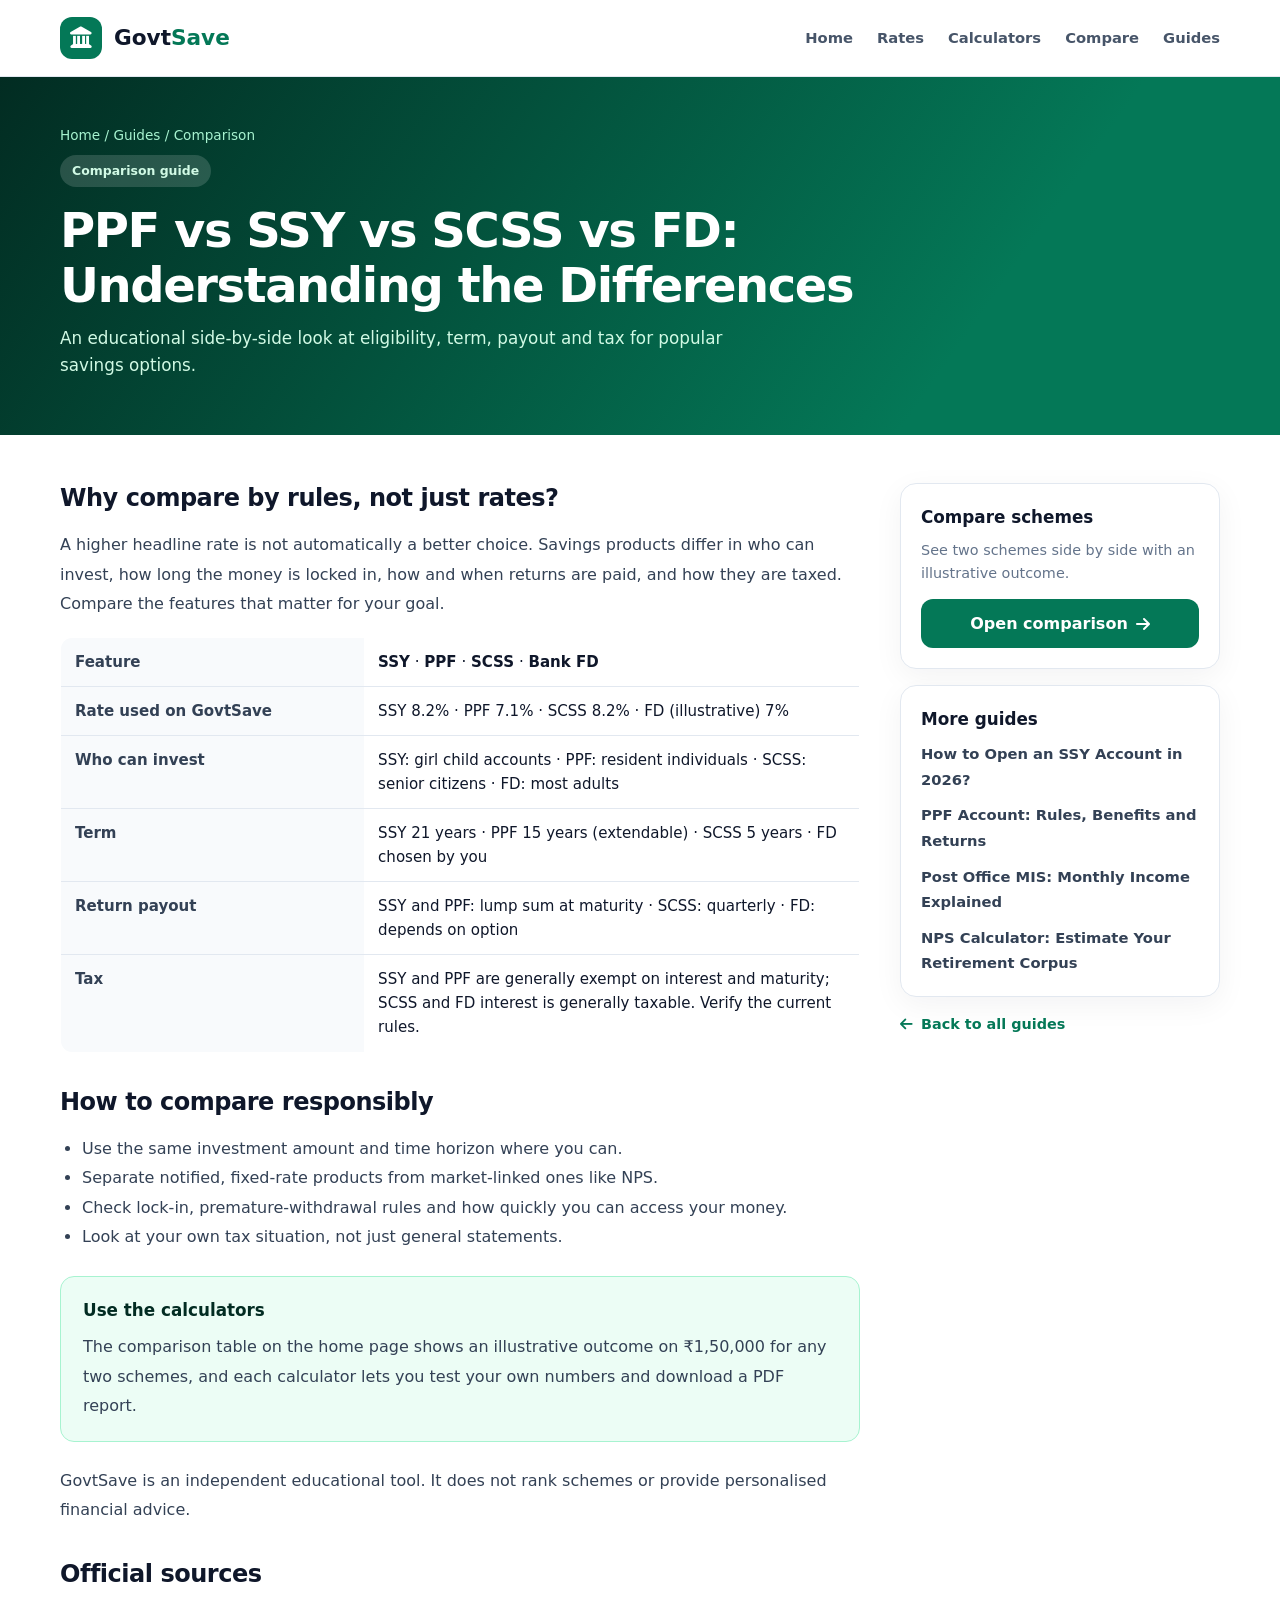
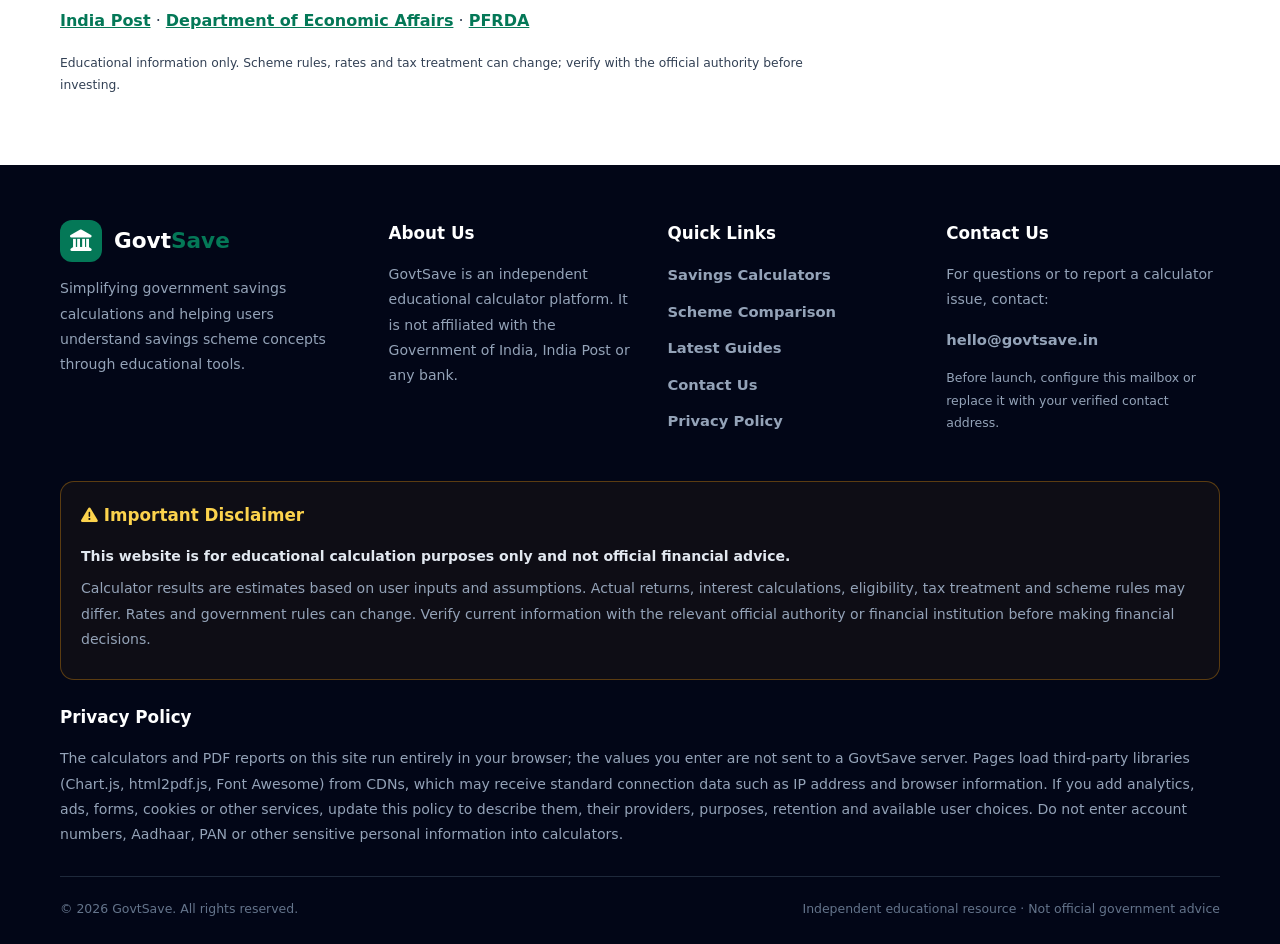
<file: compare_guide.html>
<!DOCTYPE html>
<html lang="en-IN">
<head>
  <meta charset="UTF-8">
  <meta name="viewport" content="width=device-width, initial-scale=1.0">
  <title>PPF vs SSY vs SCSS vs FD: Understanding the Differences | GovtSave</title>
  <meta name="description" content="An educational side-by-side look at eligibility, term, payout and tax for popular savings options.">
  <meta name="robots" content="index,follow,max-image-preview:large">
  <meta property="og:type" content="website">
  <meta property="og:title" content="PPF vs SSY vs SCSS vs FD: Understanding the Differences | GovtSave">
  <meta property="og:description" content="An educational side-by-side look at eligibility, term, payout and tax for popular savings options.">
  <meta property="og:site_name" content="GovtSave">
  <meta name="twitter:card" content="summary">
  <meta name="theme-color" content="#047857">
  <link rel="stylesheet" href="https://cdnjs.cloudflare.com/ajax/libs/font-awesome/6.5.2/css/all.min.css">
  <link rel="stylesheet" href="style.css">
</head>
<body>
<header class="site-header">
  <div class="container">
    <nav class="nav" aria-label="Main navigation">
      <a class="brand" href="index.html#home" aria-label="GovtSave home"><span class="brand-mark"><i class="fa-solid fa-landmark"></i></span><span>Govt<em>Save</em></span></a>
      <div class="nav-links"><a href="index.html#home">Home</a><a href="index.html#rates">Rates</a><a href="index.html#calculators">Calculators</a><a href="index.html#comparison">Compare</a><a href="index.html#latest-guides">Guides</a></div>
      <button class="menu-btn" id="mobile-menu-btn" type="button" aria-expanded="false" aria-controls="mobile-menu" aria-label="Toggle navigation"><i class="fa-solid fa-bars"></i></button>
    </nav>
    <div class="mobile-links" id="mobile-menu"><a href="index.html#home">Home</a><a href="index.html#rates">Rates</a><a href="index.html#calculators">Calculators</a><a href="index.html#comparison">Compare</a><a href="index.html#latest-guides">Guides</a><a href="index.html#contact">Contact</a></div>
  </div>
</header>
<main>
  <section class="page-hero"><div class="container">
    <div class="breadcrumb"><a href="index.html">Home</a> / <a href="index.html#latest-guides">Guides</a> / Comparison</div>
    <span class="pill">Comparison guide</span>
    <h1>PPF vs SSY vs SCSS vs FD: Understanding the Differences</h1>
    <p>An educational side-by-side look at eligibility, term, payout and tax for popular savings options.</p>
  </div></section>
  <div class="container article-layout">
    <article class="article">
<h2>Why compare by rules, not just rates?</h2>
<p>A higher headline rate is not automatically a better choice. Savings products differ in who can invest, how long the money is locked in, how and when returns are paid, and how they are taxed. Compare the features that matter for your goal.</p>
<table class="fact-table">
<tr><th>Feature</th><td><strong>SSY</strong> · <strong>PPF</strong> · <strong>SCSS</strong> · <strong>Bank FD</strong></td></tr>
<tr><th>Rate used on GovtSave</th><td>SSY <span data-rate="SSY"></span> · PPF <span data-rate="PPF"></span> · SCSS <span data-rate="SCSS"></span> · FD (illustrative) <span data-rate="FD"></span></td></tr>
<tr><th>Who can invest</th><td>SSY: girl child accounts · PPF: resident individuals · SCSS: senior citizens · FD: most adults</td></tr>
<tr><th>Term</th><td>SSY 21 years · PPF 15 years (extendable) · SCSS 5 years · FD chosen by you</td></tr>
<tr><th>Return payout</th><td>SSY and PPF: lump sum at maturity · SCSS: quarterly · FD: depends on option</td></tr>
<tr><th>Tax</th><td>SSY and PPF are generally exempt on interest and maturity; SCSS and FD interest is generally taxable. Verify the current rules.</td></tr>
</table>
<h2>How to compare responsibly</h2>
<ul><li>Use the same investment amount and time horizon where you can.</li><li>Separate notified, fixed-rate products from market-linked ones like NPS.</li><li>Check lock-in, premature-withdrawal rules and how quickly you can access your money.</li><li>Look at your own tax situation, not just general statements.</li></ul>
<div class="callout"><h3>Use the calculators</h3>
<p style="margin:0">The comparison table on the home page shows an illustrative outcome on ₹1,50,000 for any two schemes, and each calculator lets you test your own numbers and download a PDF report.</p></div>
<p>GovtSave is an independent educational tool. It does not rank schemes or provide personalised financial advice.</p>
<h2>Official sources</h2><p><a href="https://www.indiapost.gov.in/" target="_blank" rel="noopener noreferrer">India Post</a> · <a href="https://dea.gov.in/" target="_blank" rel="noopener noreferrer">Department of Economic Affairs</a> · <a href="https://www.pfrda.org.in/" target="_blank" rel="noopener noreferrer">PFRDA</a></p><p class="fine-print">Educational information only. Scheme rules, rates and tax treatment can change; verify with the official authority before investing.</p>
    </article>
    <aside class="sidebar" aria-label="Related">
      <div class="side-card"><h3>Compare schemes</h3><p>See two schemes side by side with an illustrative outcome.</p><a class="btn btn-green" href="index.html#comparison">Open comparison <i class="fa-solid fa-arrow-right"></i></a></div>
      <div class="side-card"><h3>More guides</h3><ul><li><a href="ssy-guide.html">How to Open an SSY Account in 2026?</a></li><li><a href="ppf-guide.html">PPF Account: Rules, Benefits and Returns</a></li><li><a href="pomis-guide.html">Post Office MIS: Monthly Income Explained</a></li><li><a href="nps-guide.html">NPS Calculator: Estimate Your Retirement Corpus</a></li></ul></div>
      <a class="guide-link" href="index.html#latest-guides"><i class="fa-solid fa-arrow-left"></i> Back to all guides</a>
    </aside>
  </div>
</main>
<footer class="site-footer" id="site-footer"><div class="container"><div class="footer-grid">
  <div><a class="brand" href="index.html#home" style="color:#fff"><span class="brand-mark"><i class="fa-solid fa-landmark"></i></span><span>Govt<em>Save</em></span></a><p>Simplifying government savings calculations and helping users understand savings scheme concepts through educational tools.</p></div>
  <div id="about"><h3>About Us</h3><p>GovtSave is an independent educational calculator platform. It is not affiliated with the Government of India, India Post or any bank.</p></div>
  <div><h3>Quick Links</h3><ul><li><a class="footer-link" href="index.html#calculators">Savings Calculators</a></li><li><a class="footer-link" href="index.html#comparison">Scheme Comparison</a></li><li><a class="footer-link" href="index.html#latest-guides">Latest Guides</a></li><li><a class="footer-link" href="index.html#contact">Contact Us</a></li><li><a class="footer-link" href="index.html#privacy">Privacy Policy</a></li></ul></div>
  <div id="contact"><h3>Contact Us</h3><p>For questions or to report a calculator issue, contact:</p><p><a class="footer-link" href="mailto:hello@govtsave.in">hello@govtsave.in</a></p><p style="font-size:.78rem">Before launch, configure this mailbox or replace it with your verified contact address.</p></div>
</div>
<div class="disclaimer" id="disclaimer"><h3><i class="fa-solid fa-triangle-exclamation"></i> Important Disclaimer</h3><p><strong style="color:#e2e8f0">This website is for educational calculation purposes only and not official financial advice.</strong></p><p>Calculator results are estimates based on user inputs and assumptions. Actual returns, interest calculations, eligibility, tax treatment and scheme rules may differ. Rates and government rules can change. Verify current information with the relevant official authority or financial institution before making financial decisions.</p></div>
<div class="privacy" id="privacy"><h3>Privacy Policy</h3><p>The calculators and PDF reports on this site run entirely in your browser; the values you enter are not sent to a GovtSave server. Pages load third-party libraries (Chart.js, html2pdf.js, Font Awesome) from CDNs, which may receive standard connection data such as IP address and browser information. If you add analytics, ads, forms, cookies or other services, update this policy to describe them, their providers, purposes, retention and available user choices. Do not enter account numbers, Aadhaar, PAN or other sensitive personal information into calculators.</p></div>
<div class="copyright"><span>&copy; <span id="footer-year">2026</span> GovtSave. All rights reserved.</span><span>Independent educational resource · Not official government advice</span></div></div></footer>
<script src="app.js"></script>
</body>
</html>
</file>
<file: style.css>
/* =========================================================
   GovtSave – styles.css
   Design tokens live in :root. Change colours/radii here.
   ========================================================= */
:root {
  --green: #047857;
  --green-dark: #022c22;
  --green-mid: #065f46;
  --green-light: #ecfdf5;
  --amber: #f59e0b;
  --amber-dark: #b45309;
  --ink: #0f172a;
  --muted: #64748b;
  --line: #e2e8f0;
  --surface: #f8fafc;
  --danger: #b91c1c;
  --radius: 16px;
  --radius-lg: 20px;
  --shadow: 0 8px 30px rgba(15, 23, 42, .05);
  --font: Inter, ui-sans-serif, system-ui, -apple-system, BlinkMacSystemFont, "Segoe UI", Roboto, sans-serif;
}

/* ---------- Base ---------- */
*, *::before, *::after { box-sizing: border-box; }
html { scroll-behavior: smooth; scroll-padding-top: 90px; }
body { margin: 0; font-family: var(--font); color: var(--ink); background: #fff; line-height: 1.6; }
a { color: inherit; }
button, input, select { font: inherit; }
img, canvas { max-width: 100%; }
.container { width: min(1160px, calc(100% - 32px)); margin-inline: auto; }
.hidden { display: none !important; }
:focus-visible { outline: 3px solid #34d399; outline-offset: 2px; }

/* Smooth cross-page transitions where supported (Chrome/Edge/Safari) */
@view-transition { navigation: auto; }

/* ---------- Header ---------- */
.site-header { position: sticky; top: 0; z-index: 50; background: #fff; border-bottom: 1px solid var(--line); }
.nav { height: 76px; display: flex; align-items: center; justify-content: space-between; gap: 20px; }
.brand { display: flex; align-items: center; gap: 12px; text-decoration: none; font-weight: 850; font-size: 1.35rem; }
.brand-mark { display: grid; place-items: center; width: 42px; height: 42px; border-radius: 12px; background: var(--green); color: #fff; }
.brand em { font-style: normal; color: var(--green); }
.nav-links { display: flex; align-items: center; gap: 24px; }
.nav-links a, .footer-link { font-size: .92rem; font-weight: 650; text-decoration: none; color: #475569; }
.nav-links a:hover, .footer-link:hover { color: var(--green); }
.nav-links a[aria-current="page"] { color: var(--green); }
.menu-btn { display: none; border: 1px solid var(--line); background: #fff; border-radius: 10px; padding: 9px 12px; cursor: pointer; }
.mobile-links { display: none; padding: 0 0 16px; }
.mobile-links a { display: block; padding: 10px 0; text-decoration: none; color: #475569; font-weight: 600; }

/* ---------- Buttons ---------- */
.btn { display: inline-flex; justify-content: center; align-items: center; gap: 8px; padding: 12px 18px; border-radius: 12px; border: 0; font-weight: 750; text-decoration: none; cursor: pointer; }
.btn-white { background: #fff; color: var(--green-dark); }
.btn-green { background: var(--green); color: #fff; }
.btn-green:hover { background: var(--green-mid); }
.btn-outline-light { border: 1px solid rgba(255, 255, 255, .45); color: #fff; }
.primary-btn { width: 100%; border: 0; border-radius: 12px; padding: 13px 16px; background: var(--green); color: #fff; font-weight: 800; cursor: pointer; transition: background .2s; }
.primary-btn:hover { background: var(--green-mid); }

/* Premium PDF button */
.download-btn {
  width: 100%; margin-top: 16px; display: flex; align-items: center; justify-content: center; gap: 10px;
  padding: 14px 18px; border: 0; border-radius: 12px; cursor: pointer; font-weight: 850; letter-spacing: .01em;
  color: #451a03; background: linear-gradient(135deg, #fde68a 0%, #fbbf24 45%, #f59e0b 100%);
  box-shadow: 0 6px 18px rgba(245, 158, 11, .35), inset 0 1px 0 rgba(255, 255, 255, .6);
  transition: transform .15s, box-shadow .15s, filter .15s;
}
.download-btn:hover { transform: translateY(-1px); box-shadow: 0 10px 24px rgba(245, 158, 11, .45), inset 0 1px 0 rgba(255, 255, 255, .6); }
.download-btn:active { transform: translateY(0); }
.download-btn[disabled] { filter: grayscale(.7); opacity: .6; cursor: not-allowed; transform: none; box-shadow: none; }

/* ---------- Hero ---------- */
.hero { background: linear-gradient(125deg, #022c22, #047857 68%, #059669); color: #fff; padding: 72px 0; }
.hero-grid { display: grid; grid-template-columns: 1.3fr .7fr; gap: 40px; align-items: center; }
.eyebrow { display: inline-flex; gap: 8px; align-items: center; padding: 7px 12px; border-radius: 999px; background: rgba(255, 255, 255, .13); border: 1px solid rgba(255, 255, 255, .19); font-size: .83rem; font-weight: 700; }
.hero h1 { font-size: clamp(2.2rem, 5vw, 3.7rem); line-height: 1.1; letter-spacing: -.04em; margin: 22px 0; }
.hero p { color: #d1fae5; max-width: 650px; font-size: 1.08rem; }
.hero-actions { display: flex; gap: 12px; flex-wrap: wrap; margin-top: 28px; }
.hero-panel { padding: 26px; border: 1px solid rgba(255, 255, 255, .19); background: rgba(255, 255, 255, .07); border-radius: 22px; backdrop-filter: blur(8px); }
.hero-panel strong { font-size: 1.4rem; display: block; }
.hero-stat { padding: 15px 0; border-bottom: 1px solid rgba(255, 255, 255, .15); }
.hero-stat:last-child { border: 0; }

/* ---------- Sections ---------- */
.section { padding: 68px 0; }
.section-muted { background: var(--surface); }
.section-heading { text-align: center; max-width: 760px; margin: 0 auto 38px; }
.section-heading h2 { font-size: clamp(1.8rem, 4vw, 2.5rem); line-height: 1.2; margin: 12px 0; letter-spacing: -.03em; }
.section-heading p { color: var(--muted); margin: 0; }
.pill { display: inline-block; padding: 6px 12px; background: var(--green-light); color: var(--green); border-radius: 999px; font-size: .78rem; font-weight: 800; }

/* ---------- Rate cards ---------- */
.rate-grid { display: grid; grid-template-columns: repeat(5, 1fr); gap: 14px; }
.rate-card { background: #fff; border: 1px solid var(--line); border-radius: var(--radius); padding: 20px; text-align: center; }
.rate-card span { display: block; color: var(--muted); font-size: .88rem; }
.rate-card strong { display: block; font-size: 1.55rem; color: var(--green); margin: 5px 0; }
.rate-note { font-size: .8rem; color: var(--muted); text-align: center; margin: 18px 0 0; }

/* ---------- Calculators ---------- */
.calculator-grid { display: grid; grid-template-columns: repeat(2, minmax(0, 1fr)); gap: 22px; align-items: start; }
.calculator-grid > .calculator-card:last-child:nth-child(odd) { grid-column: 1 / -1; justify-self: center; width: min(100%, calc(50% - 11px)); }
.calculator-card { background: #fff; border: 1px solid var(--line); border-radius: var(--radius-lg); padding: 26px; box-shadow: var(--shadow); min-width: 0; }
.calc-head { display: flex; justify-content: space-between; gap: 12px; align-items: flex-start; margin-bottom: 22px; }
.calc-head h3 { font-size: 1.35rem; line-height: 1.25; margin: 10px 0 0; }
.rate-badge { color: var(--green); font-size: .85rem; font-weight: 800; white-space: nowrap; }

.field { margin-bottom: 18px; }
.field label { display: block; font-size: .9rem; font-weight: 750; margin-bottom: 8px; color: #334155; }
.amount-input { width: 100%; border: 1px solid #cbd5e1; border-radius: 11px; padding: 12px 13px; background: #fff; color: var(--ink); outline: none; }
.amount-input:focus { border-color: var(--green); box-shadow: 0 0 0 3px rgba(16, 185, 129, .15); }
.range { width: 100%; accent-color: var(--green); margin-top: 12px; }
.field-help { display: flex; justify-content: space-between; gap: 12px; font-size: .78rem; color: var(--muted); margin-top: 5px; }
.error { color: var(--danger); font-size: .84rem; margin: 8px 0; }

/* Results */
.results { margin-top: 20px; transition: opacity .2s; }
.results.is-stale { opacity: .45; }
.result-hero { padding: 20px; border-radius: var(--radius); background: var(--green-dark); color: #fff; }
.result-hero p { margin: 0; color: #a7f3d0; font-size: .88rem; font-weight: 700; }
.result-hero strong { display: block; font-size: clamp(1.55rem, 3vw, 2rem); line-height: 1.3; margin-top: 8px; overflow-wrap: anywhere; }
.result-hero .hero-note { display: block; color: #a7f3d0; font-size: .8rem; margin-top: 6px; }
.result-grid { display: grid; grid-template-columns: repeat(2, minmax(0, 1fr)); gap: 12px; margin-top: 12px; }
.result-card { border: 1px solid var(--line); border-radius: 14px; padding: 15px; min-width: 0; }
.result-card span { display: block; color: var(--muted); font-size: .8rem; font-weight: 650; }
.result-card strong { display: block; font-size: 1.15rem; margin-top: 5px; overflow-wrap: anywhere; }
.result-card.is-invest { border-top: 4px solid var(--green); }
.result-card.is-interest { border-top: 4px solid var(--amber); }
.chart-wrap { position: relative; height: 290px; margin-top: 14px; border: 1px solid var(--line); border-radius: var(--radius); padding: 14px; background: #fff; }
.chart-fallback { display: grid; place-items: center; height: 100%; color: var(--muted); font-size: .85rem; text-align: center; }
.fine-print { font-size: .77rem; color: var(--muted); line-height: 1.65; margin: 16px 0 0; }
.notice { font-size: .8rem; color: var(--muted); margin-top: 20px; }

/* ---------- Comparison ---------- */
.comparison-wrap { overflow-x: auto; border: 1px solid var(--line); border-radius: 14px; }
.comparison-table { border-collapse: collapse; width: 100%; min-width: 640px; font-size: .9rem; }
.comparison-table th { background: var(--green-dark); color: #fff; text-align: left; padding: 14px; }
.comparison-table td { padding: 14px; border-top: 1px solid var(--line); vertical-align: top; }
.comparison-table tr:nth-child(even) td { background: var(--surface); }

/* ---------- Guide cards (homepage) ---------- */
.guide-grid { display: grid; grid-template-columns: repeat(3, minmax(0, 1fr)); gap: 20px; }
.guide-card { background: #fff; border: 1px solid var(--line); border-radius: 18px; padding: 25px; display: flex; flex-direction: column; align-items: flex-start; min-width: 0; transition: transform .25s, box-shadow .25s, border-color .25s; }
.guide-card:hover { transform: translateY(-4px); border-color: #a7f3d0; box-shadow: 0 15px 35px rgba(15, 23, 42, .06); }
.guide-icon { width: 52px; height: 52px; border-radius: 14px; display: grid; place-items: center; font-size: 1.3rem; margin-bottom: 18px; background: var(--green-light); color: var(--green); }
.guide-icon.blue { background: #dbeafe; color: #1d4ed8; }
.guide-icon.amber { background: #fef3c7; color: #b45309; }
.guide-icon.violet { background: #ede9fe; color: #6d28d9; }
.guide-icon.rose { background: #ffe4e6; color: #be123c; }
.guide-icon.cyan { background: #cffafe; color: #0e7490; }
.guide-tag { font-size: .72rem; font-weight: 800; letter-spacing: .04em; text-transform: uppercase; color: var(--green); background: var(--green-light); padding: 5px 10px; border-radius: 999px; margin-bottom: 12px; }
.guide-title { font-size: 1.15rem; line-height: 1.45; margin: 0 0 10px; font-weight: 800; }
.guide-description { color: var(--muted); font-size: .91rem; line-height: 1.7; margin: 0 0 20px; flex-grow: 1; }
.guide-link { display: inline-flex; align-items: center; gap: 8px; color: var(--green); font-weight: 800; text-decoration: none; font-size: .9rem; }
.guide-link:hover { color: var(--green-mid); }
.guide-link:hover i { transform: translateX(3px); }
.guide-link i { transition: transform .2s; }

/* ---------- Guide article pages ---------- */
.page-hero { background: linear-gradient(125deg, #022c22, #047857 75%); color: #fff; padding: 48px 0 56px; }
.page-hero .pill { background: rgba(255, 255, 255, .15); color: #d1fae5; }
.page-hero h1 { font-size: clamp(1.9rem, 4.5vw, 3rem); line-height: 1.15; letter-spacing: -.03em; margin: 16px 0 12px; max-width: 820px; }
.page-hero p { color: #d1fae5; max-width: 700px; margin: 0; font-size: 1.05rem; }
.breadcrumb { font-size: .85rem; color: #a7f3d0; margin-bottom: 8px; }
.breadcrumb a { text-decoration: none; }
.breadcrumb a:hover { text-decoration: underline; }
.article-layout { display: grid; grid-template-columns: minmax(0, 1fr) 320px; gap: 40px; padding: 48px 0 68px; align-items: start; }
.article { min-width: 0; }
.article h2 { font-size: 1.5rem; line-height: 1.3; margin: 34px 0 12px; letter-spacing: -.02em; }
.article h2:first-child { margin-top: 0; }
.article p, .article li { color: #334155; line-height: 1.85; }
.article ul, .article ol { padding-left: 22px; }
.article a { color: var(--green); font-weight: 700; }
.callout { margin: 24px 0; padding: 20px 22px; border-radius: 14px; background: var(--green-light); border: 1px solid #a7f3d0; }
.callout h3 { margin: 0 0 8px; font-size: 1.05rem; color: var(--green-dark); }
.callout ul { margin: 0; }
.callout.warn { background: #fffbeb; border-color: #fde68a; }
.callout.warn h3 { color: var(--amber-dark); }
.fact-table { width: 100%; border-collapse: collapse; margin: 18px 0; font-size: .94rem; border: 1px solid var(--line); border-radius: 12px; overflow: hidden; }
.fact-table th, .fact-table td { text-align: left; padding: 12px 14px; border-top: 1px solid var(--line); vertical-align: top; }
.fact-table tr:first-child th, .fact-table tr:first-child td { border-top: 0; }
.fact-table th { width: 38%; background: var(--surface); color: #334155; }
.sidebar { position: sticky; top: 96px; display: grid; gap: 16px; }
.side-card { border: 1px solid var(--line); border-radius: var(--radius); padding: 20px; background: #fff; box-shadow: var(--shadow); }
.side-card h3 { margin: 0 0 8px; font-size: 1.05rem; }
.side-card p { margin: 0 0 14px; color: var(--muted); font-size: .9rem; }
.side-card ul { list-style: none; margin: 0; padding: 0; display: grid; gap: 10px; }
.side-card li a { text-decoration: none; font-weight: 700; color: #334155; font-size: .92rem; }
.side-card li a:hover { color: var(--green); }
.side-card .btn { width: 100%; }

/* ---------- Footer ---------- */
.site-footer { background: #020617; color: #cbd5e1; padding: 55px 0 25px; }
.footer-grid { display: grid; grid-template-columns: 1.2fr 1fr 1fr 1.1fr; gap: 30px; }
.site-footer h3 { color: #fff; margin: 0 0 15px; font-size: 1.05rem; }
.site-footer p, .site-footer li { font-size: .88rem; color: #94a3b8; line-height: 1.8; }
.site-footer ul { list-style: none; margin: 0; padding: 0; display: grid; gap: 10px; }
.site-footer .footer-link { color: #94a3b8; }
.site-footer .footer-link:hover { color: #34d399; }
.disclaimer { margin-top: 34px; padding: 20px; border: 1px solid rgba(245, 158, 11, .33); background: rgba(245, 158, 11, .05); border-radius: 14px; }
.disclaimer h3 { color: #fcd34d; }
.disclaimer p { margin: 7px 0; }
.privacy { margin-top: 24px; }
.copyright { border-top: 1px solid #1e293b; margin-top: 28px; padding-top: 22px; display: flex; justify-content: space-between; gap: 15px; flex-wrap: wrap; font-size: .78rem; color: #64748b; }

/* ---------- Responsive ---------- */
@media (max-width: 950px) {
  .rate-grid { grid-template-columns: repeat(3, 1fr); }
  .guide-grid { grid-template-columns: repeat(2, minmax(0, 1fr)); }
  .footer-grid { grid-template-columns: repeat(2, minmax(0, 1fr)); }
  .hero-grid { grid-template-columns: 1fr .7fr; }
  .article-layout { grid-template-columns: 1fr; }
  .sidebar { position: static; }
}
@media (max-width: 700px) {
  .nav-links { display: none; }
  .menu-btn { display: block; }
  .mobile-links.open { display: block; }
  .hero { padding: 54px 0; }
  .hero-grid { grid-template-columns: 1fr; }
  .hero-panel { max-width: 520px; }
  .section { padding: 52px 0; }
  .calculator-grid { grid-template-columns: 1fr; }
  .calculator-grid > .calculator-card:last-child:nth-child(odd) { width: 100%; }
  .rate-grid { grid-template-columns: repeat(2, 1fr); }
  .guide-grid { grid-template-columns: 1fr; }
  .footer-grid { grid-template-columns: 1fr; }
  .calculator-card { padding: 20px; }
  .chart-wrap { height: 270px; }
  .result-grid { grid-template-columns: 1fr; }
}
@media (prefers-reduced-motion: reduce) {
  *, *::before, *::after { scroll-behavior: auto !important; transition: none !important; animation: none !important; }
}
/* --- Premium Features Styling --- */
.share-btn {
  background-color: #2563eb !important;
  color: #ffffff !important;
  margin-top: 10px !important;
  display: flex !important;
  align-items: center !important;
  justify-content: center !important;
  gap: 8px !important;
  transition: all 0.2s ease-in-out !important;
}

.share-btn:hover {
  background-color: #1d4ed8 !important;
  transform: translateY(-1px);
}

.smart-tip-box {
  background-color: #f0fdf4;
  border-left: 4px solid #10b981;
  padding: 12px 16px;
  border-radius: 8px;
  margin: 16px 0;
  font-size: 0.88rem;
  color: #065f46;
  display: flex;
  align-items: flex-start;
  gap: 10px;
}

.smart-tip-box i {
  color: #10b981;
  font-size: 1.1rem;
  margin-top: 2px;
}

.breakdown-toggle-btn {
  background: transparent;
  border: 1px solid #cbd5e1;
  color: #334155;
  padding: 8px 14px;
  border-radius: 6px;
  font-size: 0.85rem;
  font-weight: 600;
  cursor: pointer;
  margin-top: 12px;
  width: 100%;
  display: flex;
  align-items: center;
  justify-content: center;
  gap: 6px;
  transition: background 0.2s;
}

.breakdown-toggle-btn:hover {
  background-color: #f8fafc;
}

.yearly-breakdown-wrap {
  margin-top: 14px;
  max-height: 220px;
  overflow-y: auto;
  border: 1px solid #e2e8f0;
  border-radius: 8px;
}

.yearly-table {
  width: 100%;
  border-collapse: collapse;
  font-size: 0.82rem;
  text-align: left;
}

.yearly-table th {
  background-color: #f1f5f9;
  color: #475569;
  padding: 8px 12px;
  position: sticky;
  top: 0;
}

.yearly-table td {
  padding: 8px 12px;
  border-bottom: 1px solid #f1f5f9;
  color: #1e293b;
}
/* =========================================================
   PHASE 1 - PREMIUM QUICK DASHBOARD
========================================================= */

.premium-dashboard {
  padding-top: 48px;
  padding-bottom: 48px;
}

.premium-dashboard-grid {
  display: grid;
  grid-template-columns: repeat(4, minmax(0, 1fr));
  gap: 16px;
}

.premium-dashboard-card {
  position: relative;
  display: flex;
  align-items: center;
  gap: 14px;
  min-height: 112px;
  padding: 18px;
  border: 1px solid #e2e8f0;
  border-radius: 16px;
  background: #ffffff;
  color: #0f172a;
  text-decoration: none;
  box-shadow: 0 8px 24px rgba(15, 23, 42, 0.06);
  transition:
    transform 0.2s ease,
    box-shadow 0.2s ease,
    border-color 0.2s ease;
}

.premium-dashboard-card:hover {
  transform: translateY(-4px);
  border-color: #a7f3d0;
  box-shadow: 0 14px 32px rgba(15, 23, 42, 0.10);
}

.premium-dashboard-card > div:nth-child(2) {
  min-width: 0;
  padding-right: 18px;
}

.premium-dashboard-card strong {
  display: block;
  margin-bottom: 5px;
  font-size: 15px;
  line-height: 1.35;
}

.premium-dashboard-card span {
  display: block;
  color: #64748b;
  font-size: 12.5px;
  line-height: 1.45;
}

.premium-dashboard-icon {
  flex: 0 0 46px;
  width: 46px;
  height: 46px;
  display: grid;
  place-items: center;
  border-radius: 12px;
  background: #ecfdf5;
  color: #047857;
  font-size: 18px;
}

.dashboard-arrow {
  position: absolute;
  right: 16px;
  color: #94a3b8;
  font-size: 13px;
  transition: transform 0.2s ease, color 0.2s ease;
}

.premium-dashboard-card:hover .dashboard-arrow {
  color: #047857;
  transform: translateX(3px);
}

@media (max-width: 900px) {
  .premium-dashboard-grid {
    grid-template-columns: repeat(2, minmax(0, 1fr));
  }
}

@media (max-width: 560px) {
  .premium-dashboard {
    padding-top: 36px;
    padding-bottom: 36px;
  }

  .premium-dashboard-grid {
    grid-template-columns: 1fr;
    gap: 12px;
  }

  .premium-dashboard-card {
    min-height: 96px;
    padding: 16px;
  }

  .premium-dashboard-icon {
    flex-basis: 42px;
    width: 42px;
    height: 42px;
  }
}
/* =========================================================
   PHASE 1 - MONTHLY INVESTMENT PLANNER
========================================================= */

.planner-card {
  display: grid;
  grid-template-columns: minmax(260px, 0.85fr) minmax(0, 1.15fr);
  gap: 24px;
  padding: 24px;
  border: 1px solid #e2e8f0;
  border-radius: 18px;
  background: #ffffff;
  box-shadow: 0 10px 30px rgba(15, 23, 42, 0.07);
}

.planner-form {
  display: flex;
  flex-direction: column;
  gap: 16px;
}

.planner-form .field {
  margin: 0;
}

.planner-calculate-btn {
  width: 100%;
  margin-top: 4px;
}

.planner-results {
  display: flex;
  flex-direction: column;
  gap: 16px;
}

.planner-result-main {
  padding: 24px;
  border-radius: 16px;
  background: #f0fdf4;
  border: 1px solid #bbf7d0;
  text-align: center;
}

.planner-result-main span {
  display: block;
  margin-bottom: 8px;
  color: #475569;
  font-size: 13px;
  font-weight: 600;
}

.planner-result-main strong {
  display: block;
  color: #047857;
  font-size: clamp(28px, 4vw, 40px);
  line-height: 1.15;
}

.planner-result-main small {
  display: block;
  margin-top: 8px;
  color: #64748b;
  font-size: 12px;
}

.planner-result-grid {
  display: grid;
  grid-template-columns: repeat(2, minmax(0, 1fr));
  gap: 14px;
}

.planner-result-grid .result-card {
  margin: 0;
}

.planner-note {
  display: flex;
  align-items: flex-start;
  gap: 10px;
  padding: 13px 15px;
  border-radius: 12px;
  background: #f8fafc;
  color: #64748b;
  font-size: 12px;
  line-height: 1.55;
}

.planner-note i {
  flex: 0 0 auto;
  margin-top: 2px;
  color: #047857;
}

/* Mobile */
@media (max-width: 760px) {
  .planner-card {
    grid-template-columns: 1fr;
    padding: 18px;
    gap: 20px;
  }

  .planner-result-grid {
    grid-template-columns: 1fr;
  }

  .planner-result-main {
    padding: 20px 16px;
  }
}
/* =========================================================
   PHASE 1 - PROFESSIONAL FAQ SECTION
========================================================= */

.faq-section {
  padding-top: 48px;
  padding-bottom: 48px;
}

.faq-list {
  max-width: 900px;
  margin: 0 auto;
  display: flex;
  flex-direction: column;
  gap: 12px;
}

.faq-item {
  border: 1px solid #e2e8f0;
  border-radius: 14px;
  background: #ffffff;
  overflow: hidden;
  box-shadow: 0 6px 18px rgba(15, 23, 42, 0.05);
  transition:
    border-color 0.2s ease,
    box-shadow 0.2s ease;
}

.faq-item:hover {
  border-color: #cbd5e1;
  box-shadow: 0 10px 24px rgba(15, 23, 42, 0.08);
}

.faq-item summary {
  position: relative;
  display: flex;
  align-items: center;
  justify-content: space-between;
  gap: 18px;
  padding: 19px 20px;
  cursor: pointer;
  list-style: none;
  color: #0f172a;
  font-size: 15px;
  font-weight: 700;
  line-height: 1.45;
}

.faq-item summary::-webkit-details-marker {
  display: none;
}

.faq-item summary i {
  flex: 0 0 auto;
  color: #64748b;
  font-size: 13px;
  transition: transform 0.2s ease;
}

.faq-item[open] summary {
  color: #047857;
}

.faq-item[open] summary i {
  transform: rotate(180deg);
  color: #047857;
}

.faq-answer {
  padding: 0 20px 20px;
  color: #64748b;
  font-size: 13px;
  line-height: 1.7;
  border-top: 1px solid #f1f5f9;
  padding-top: 16px;
}

/* Mobile */
@media (max-width: 560px) {
  .faq-section {
    padding-top: 36px;
    padding-bottom: 36px;
  }

  .faq-item summary {
    padding: 17px 16px;
    font-size: 14px;
  }

  .faq-answer {
    padding: 0 16px 17px;
    padding-top: 14px;
    font-size: 12.5px;
  }

  .faq-item summary i {
    font-size: 12px;
  }
}
/* =========================================================
   PHASE 2 - WEBSITE SEARCH BAR
========================================================= */

.site-search {
  position: relative;
  width: 280px;
  flex: 0 0 280px;
  display: flex;
  align-items: center;
}

.site-search > i {
  position: absolute;
  left: 14px;
  color: #64748b;
  font-size: 14px;
  pointer-events: none;
}

.site-search input {
  width: 100%;
  height: 42px;
  padding: 0 40px 0 38px;
  border: 1px solid #e2e8f0;
  border-radius: 12px;
  background: #f8fafc;
  color: #0f172a;
  font-size: 13px;
  outline: none;
  transition:
    border-color 0.2s ease,
    box-shadow 0.2s ease,
    background 0.2s ease;
}

.site-search input::placeholder {
  color: #94a3b8;
}

.site-search input:focus {
  border-color: #6ee7b7;
  background: #ffffff;
  box-shadow: 0 0 0 3px rgba(16, 185, 129, 0.10);
}

.site-search button {
  position: absolute;
  right: 8px;
  width: 28px;
  height: 28px;
  display: grid;
  place-items: center;
  border: 0;
  border-radius: 8px;
  background: transparent;
  color: #94a3b8;
  cursor: pointer;
  opacity: 0;
  pointer-events: none;
  transition:
    opacity 0.2s ease,
    background 0.2s ease,
    color 0.2s ease;
}

.site-search.has-value button {
  opacity: 1;
  pointer-events: auto;
}

.site-search button:hover {
  background: #ecfdf5;
  color: #047857;
}

/* Tablet */
@media (max-width: 1050px) {
  .site-search {
    width: 230px;
    flex-basis: 230px;
  }

  .site-search input {
    font-size: 12px;
  }
}

/* Mobile */
@media (max-width: 760px) {
  .site-search {
    width: 100%;
    flex-basis: 100%;
    margin-top: 12px;
  }
}
/* =========================================================
   PHASE 2 - POPULAR CALCULATORS
========================================================= */

.popular-calculators {
  padding-top: 48px;
  padding-bottom: 48px;
}

.popular-calculator-grid {
  display: grid;
  grid-template-columns: repeat(5, minmax(0, 1fr));
  gap: 14px;
}

.popular-calculator-card {
  position: relative;
  display: flex;
  flex-direction: column;
  min-height: 205px;
  padding: 20px;
  border: 1px solid #e2e8f0;
  border-radius: 16px;
  background: #ffffff;
  color: #0f172a;
  text-decoration: none;
  box-shadow: 0 8px 24px rgba(15, 23, 42, 0.06);
  transition:
    transform 0.2s ease,
    box-shadow 0.2s ease,
    border-color 0.2s ease;
}

.popular-calculator-card:hover {
  transform: translateY(-5px);
  border-color: #a7f3d0;
  box-shadow: 0 14px 30px rgba(15, 23, 42, 0.10);
}

.popular-calculator-icon {
  width: 46px;
  height: 46px;
  display: grid;
  place-items: center;
  margin-bottom: 16px;
  border-radius: 12px;
  background: #ecfdf5;
  color: #047857;
  font-size: 18px;
}

.popular-calculator-content {
  padding-right: 18px;
}

.popular-label {
  display: inline-block;
  margin-bottom: 6px;
  color: #059669;
  font-size: 10px;
  font-weight: 800;
  letter-spacing: 0.06em;
  text-transform: uppercase;
}

.popular-calculator-content h3 {
  margin: 0 0 7px;
  font-size: 16px;
  line-height: 1.3;
}

.popular-calculator-content p {
  margin: 0;
  color: #64748b;
  font-size: 12px;
  line-height: 1.55;
}

.popular-arrow {
  position: absolute;
  right: 18px;
  bottom: 20px;
  color: #94a3b8;
  font-size: 13px;
  transition:
    transform 0.2s ease,
    color 0.2s ease;
}

.popular-calculator-card:hover .popular-arrow {
  color: #047857;
  transform: translateX(4px);
}

/* Tablet */
@media (max-width: 1050px) {
  .popular-calculator-grid {
    grid-template-columns: repeat(3, minmax(0, 1fr));
  }
}

/* Small tablet */
@media (max-width: 720px) {
  .popular-calculator-grid {
    grid-template-columns: repeat(2, minmax(0, 1fr));
  }
}

/* Mobile */
@media (max-width: 500px) {
  .popular-calculators {
    padding-top: 36px;
    padding-bottom: 36px;
  }

  .popular-calculator-grid {
    grid-template-columns: 1fr;
    gap: 12px;
  }

  .popular-calculator-card {
    min-height: 165px;
    padding: 18px;
  }
}
/* =========================================================
   PHASE 2 - MOBILE QUICK NAVIGATION
========================================================= */

.mobile-quick-nav {
  display: none;
}

@media (max-width: 760px) {
  .mobile-quick-nav {
    position: fixed;
    left: 12px;
    right: 12px;
    bottom: 12px;
    z-index: 9999;

    display: grid;
    grid-template-columns: repeat(5, 1fr);
    gap: 4px;

    padding: 8px;
    border: 1px solid #e2e8f0;
    border-radius: 18px;

    background: rgba(255, 255, 255, 0.96);
    box-shadow: 0 10px 30px rgba(15, 23, 42, 0.16);

    backdrop-filter: blur(12px);
    -webkit-backdrop-filter: blur(12px);
  }

  .mobile-quick-nav a {
    min-width: 0;
    display: flex;
    flex-direction: column;
    align-items: center;
    justify-content: center;
    gap: 4px;

    min-height: 52px;
    padding: 6px 3px;

    border-radius: 12px;
    color: #64748b;
    text-decoration: none;

    font-size: 10px;
    font-weight: 700;

    transition:
      background 0.2s ease,
      color 0.2s ease,
      transform 0.2s ease;
  }

  .mobile-quick-nav a i {
    font-size: 16px;
  }

  .mobile-quick-nav a:hover,
  .mobile-quick-nav a:focus {
    background: #ecfdf5;
    color: #047857;
  }

  .mobile-quick-nav a:active {
    transform: scale(0.95);
  }

  /* Prevent the fixed bar from covering page content */
  body {
    padding-bottom: 86px;
  }
}
/* =========================
   PHASE 2 - PROFESSIONAL CONTACT
========================== */

.contact-section {
  padding-top: 70px;
  padding-bottom: 70px;
}

.contact-grid {
  display: grid;
  grid-template-columns: repeat(2, minmax(0, 1fr));
  gap: 24px;
  max-width: 900px;
  margin: 0 auto;
}

.contact-info-card {
  background: #ffffff;
  border: 1px solid #e2e8f0;
  border-radius: 18px;
  padding: 30px;
  text-align: center;
  box-shadow: 0 10px 30px rgba(15, 23, 42, 0.08);
  transition: transform 0.2s ease, box-shadow 0.2s ease;
}

.contact-info-card:hover {
  transform: translateY(-4px);
  box-shadow: 0 16px 36px rgba(15, 23, 42, 0.12);
}

.contact-icon {
  width: 58px;
  height: 58px;
  margin: 0 auto 18px;
  border-radius: 50%;
  display: flex;
  align-items: center;
  justify-content: center;
  font-size: 1.35rem;
  background: #eef2ff;
  color: #4f46e5;
}

.contact-info-card h3 {
  margin: 0 0 12px;
  font-size: 1.2rem;
}

.contact-info-card p {
  margin: 0 0 16px;
  line-height: 1.7;
  color: #64748b;
}

.contact-email {
  display: inline-block;
  font-weight: 700;
  text-decoration: none;
  color: #4f46e5;
  word-break: break-word;
}

.contact-email:hover {
  text-decoration: underline;
}

@media (max-width: 700px) {
  .contact-grid {
    grid-template-columns: 1fr;
  }

  .contact-info-card {
    padding: 24px 20px;
  }
}
/* =========================
   PHASE 3 - DARK / LIGHT MODE
========================== */

.theme-toggle {
  width: 42px;
  height: 42px;
  flex: 0 0 42px;
  border: 1px solid #dbe4ee;
  border-radius: 12px;
  background: #ffffff;
  color: #0f172a;
  display: inline-flex;
  align-items: center;
  justify-content: center;
  cursor: pointer;
  font-size: 1rem;
  transition: all 0.2s ease;
}

.theme-toggle:hover {
  background: #f1f5f9;
  transform: translateY(-1px);
}

.theme-toggle:focus-visible {
  outline: 3px solid #5eead4;
  outline-offset: 2px;
}

/* DARK MODE */

html.dark-mode body {
  background: #0f172a;
  color: #e2e8f0;
}

html.dark-mode .site-header {
  background: #0f172a;
  border-bottom-color: #334155;
}

html.dark-mode .nav-links a,
html.dark-mode .brand {
  color: #e2e8f0;
}

html.dark-mode .site-search {
  background: #1e293b;
  border-color: #475569;
}

html.dark-mode .site-search input {
  color: #f8fafc;
}

html.dark-mode .site-search input::placeholder {
  color: #94a3b8;
}

html.dark-mode .calculator-card,
html.dark-mode .popular-calculator-card,
html.dark-mode .contact-info-card,
html.dark-mode .faq-item {
  background: #1e293b;
  border-color: #334155;
  color: #e2e8f0;
}

html.dark-mode .calculator-card h3,
html.dark-mode .contact-info-card h3,
html.dark-mode .faq-item summary,
html.dark-mode .popular-calculator-card h3 {
  color: #f8fafc;
}

html.dark-mode .calculator-card p,
html.dark-mode .contact-info-card p,
html.dark-mode .faq-item p,
html.dark-mode .popular-calculator-card p {
  color: #cbd5e1;
}

html.dark-mode .amount-input,
html.dark-mode select,
html.dark-mode input[type="number"],
html.dark-mode input[type="search"] {
  background: #0f172a;
  color: #f8fafc;
  border-color: #475569;
}

html.dark-mode .result-card {
  background: #0f172a;
  border-color: #334155;
}

html.dark-mode .rate-card {
  background: #1e293b;
  border-color: #334155;
  color: #e2e8f0;
}

html.dark-mode .rate-card p,
html.dark-mode .rate-card span {
  color: #cbd5e1;
}

html.dark-mode .section-muted {
  background: #111827;
}

html.dark-mode .site-footer {
  background: #020617;
}

html.dark-mode .theme-toggle {
  background: #1e293b;
  border-color: #475569;
  color: #facc15;
}

html.dark-mode .mobile-quick-nav {
  background: rgba(15, 23, 42, 0.94);
  border-top-color: #334155;
}

html.dark-mode .mobile-quick-nav a {
  color: #cbd5e1;
}

html.dark-mode .mobile-links {
  background: #0f172a;
  border-color: #334155;
}

html.dark-mode .mobile-links a {
  color: #e2e8f0;
}

@media (max-width: 760px) {
  .theme-toggle {
    width: 40px;
    height: 40px;
    flex-basis: 40px;
  }
}
/* =========================
   STEP 10 - ADVANCED COMPARISON CHART
========================== */

.advanced-chart-box {
  margin-top: 30px;
  padding: 28px;
  background: #ffffff;
  border: 1px solid #e2e8f0;
  border-radius: 18px;
  box-shadow: 0 10px 30px rgba(15, 23, 42, 0.08);
}

.advanced-chart-heading {
  text-align: center;
  margin-bottom: 24px;
}

.advanced-chart-heading h3 {
  margin: 10px 0 8px;
  font-size: 1.35rem;
}

.advanced-chart-heading p {
  margin: 0;
  color: #64748b;
}

.chart-wrapper {
  position: relative;
  width: 100%;
  height: 360px;
}

#scheme-comparison-chart {
  width: 100% !important;
  height: 100% !important;
}

/* DARK MODE */

html.dark-mode .advanced-chart-box {
  background: #1e293b;
  border-color: #334155;
}

html.dark-mode .advanced-chart-heading h3 {
  color: #f8fafc;
}

html.dark-mode .advanced-chart-heading p {
  color: #cbd5e1;
}

/* MOBILE */

@media (max-width: 700px) {
  .advanced-chart-box {
    padding: 20px 14px;
  }

  .chart-wrapper {
    height: 300px;
  }

  .advanced-chart-heading h3 {
    font-size: 1.15rem;
  }
}
/* =========================
   STEP 11 - SCHEME QUIZ
========================== */

.scheme-quiz-section {
  padding-top: 70px;
  padding-bottom: 70px;
}

.scheme-quiz-card {
  max-width: 850px;
  margin: 0 auto;
  padding: 34px;
  background: #ffffff;
  border: 1px solid #e2e8f0;
  border-radius: 24px;
  box-shadow: 0 18px 45px rgba(15, 23, 42, 0.09);
}

.quiz-question {
  display: none;
}

.quiz-question.active {
  display: block;
  animation: quizFadeIn 0.3s ease;
}

@keyframes quizFadeIn {
  from {
    opacity: 0;
    transform: translateY(8px);
  }

  to {
    opacity: 1;
    transform: translateY(0);
  }
}

.quiz-step {
  display: inline-block;
  margin-bottom: 10px;
  font-size: 0.82rem;
  font-weight: 700;
  color: #4f46e5;
  letter-spacing: 0.03em;
  text-transform: uppercase;
}

.quiz-question h3 {
  margin: 0 0 24px;
  font-size: 1.45rem;
  color: #0f172a;
}

.quiz-options {
  display: grid;
  gap: 14px;
}

.quiz-option {
  width: 100%;
  display: flex;
  align-items: center;
  gap: 16px;
  padding: 18px 20px;
  border: 1px solid #e2e8f0;
  border-radius: 16px;
  background: #ffffff;
  color: #0f172a;
  text-align: left;
  cursor: pointer;
  transition: all 0.2s ease;
}

.quiz-option:hover {
  border-color: #818cf8;
  background: #f8faff;
  transform: translateY(-2px);
  box-shadow: 0 8px 20px rgba(79, 70, 229, 0.08);
}

.quiz-option i {
  width: 46px;
  height: 46px;
  flex: 0 0 46px;
  display: flex;
  align-items: center;
  justify-content: center;
  border-radius: 13px;
  background: #eef2ff;
  color: #4f46e5;
  font-size: 1.1rem;
}

.quiz-option span {
  display: flex;
  flex-direction: column;
  gap: 4px;
}

.quiz-option strong {
  font-size: 0.98rem;
}

.quiz-option small {
  color: #64748b;
  font-size: 0.84rem;
  line-height: 1.45;
}


/* QUIZ RESULT */

.quiz-result {
  display: none;
  text-align: center;
  animation: quizFadeIn 0.4s ease;
}

.quiz-result.show {
  display: block;
}

.quiz-result-icon {
  width: 72px;
  height: 72px;
  margin: 0 auto 18px;
  display: flex;
  align-items: center;
  justify-content: center;
  border-radius: 20px;
  background: #eef2ff;
  color: #4f46e5;
  font-size: 1.65rem;
}

.quiz-result-label {
  display: block;
  margin-bottom: 8px;
  color: #64748b;
  font-size: 0.85rem;
  font-weight: 700;
  text-transform: uppercase;
  letter-spacing: 0.04em;
}

.quiz-result h3 {
  margin: 0 0 12px;
  font-size: 1.7rem;
  color: #0f172a;
}

.quiz-result p {
  max-width: 620px;
  margin: 0 auto;
  color: #64748b;
  line-height: 1.7;
}

.quiz-result-actions {
  display: flex;
  justify-content: center;
  gap: 12px;
  margin-top: 26px;
  flex-wrap: wrap;
}

.quiz-result-actions .btn {
  min-width: 155px;
  text-align: center;
}

.quiz-disclaimer {
  margin-top: 22px !important;
  font-size: 0.78rem;
  color: #94a3b8 !important;
}


/* DARK MODE */

html.dark-mode .scheme-quiz-card {
  background: #1e293b;
  border-color: #334155;
  box-shadow: 0 18px 45px rgba(0, 0, 0, 0.2);
}

html.dark-mode .quiz-question h3,
html.dark-mode .quiz-result h3 {
  color: #f8fafc;
}

html.dark-mode .quiz-option {
  background: #0f172a;
  border-color: #334155;
  color: #f8fafc;
}

html.dark-mode .quiz-option:hover {
  background: #172033;
  border-color: #6366f1;
}

html.dark-mode .quiz-option i,
html.dark-mode .quiz-result-icon {
  background: #312e81;
  color: #c7d2fe;
}

html.dark-mode .quiz-option small,
html.dark-mode .quiz-result p,
html.dark-mode .quiz-result-label {
  color: #cbd5e1;
}


/* MOBILE */

@media (max-width: 700px) {

  .scheme-quiz-section {
    padding-top: 50px;
    padding-bottom: 50px;
  }

  .scheme-quiz-card {
    padding: 22px 16px;
    border-radius: 20px;
  }

  .quiz-question h3 {
    font-size: 1.2rem;
  }

  .quiz-option {
    padding: 15px;
    gap: 12px;
  }

  .quiz-option i {
    width: 42px;
    height: 42px;
    flex-basis: 42px;
  }

  .quiz-result h3 {
    font-size: 1.4rem;
  }

  .quiz-result-actions {
    flex-direction: column;
  }

  .quiz-result-actions .btn {
    width: 100%;
  }
}
/* =========================================
   GovtSave Premium Scheme Badges
   ========================================= */

.scheme-title-row {
  display: flex;
  align-items: center;
  gap: 10px;
  flex-wrap: wrap;
}

.scheme-badge {
  display: inline-flex;
  align-items: center;
  gap: 5px;
  padding: 4px 9px;
  border-radius: 999px;
  font-size: 0.72rem;
  font-weight: 700;
  line-height: 1;
  white-space: nowrap;
  border: 1px solid rgba(0, 0, 0, 0.08);
}

.scheme-badge i {
  font-size: 0.68rem;
}

.badge-featured {
  background: #fff4d6;
  color: #9a6700;
  border-color: #f0d58a;
}

.badge-popular {
  background: #ffe8e8;
  color: #b42318;
  border-color: #f2b8b8;
}

.badge-income {
  background: #e8f7ef;
  color: #18794e;
  border-color: #b7e3cb;
}

.badge-longterm {
  background: #eaf2ff;
  color: #2457a6;
  border-color: #b9d0f5;
}

.badge-senior {
  background: #f1eaff;
  color: #6941c6;
  border-color: #d5c4f5;
}

/* Dark mode */
.dark-mode .scheme-badge {
  border-color: rgba(255, 255, 255, 0.14);
}

.dark-mode .badge-featured {
  background: rgba(240, 181, 52, 0.15);
  color: #f6c85f;
}

.dark-mode .badge-popular {
  background: rgba(220, 70, 70, 0.15);
  color: #ff8f8f;
}

.dark-mode .badge-income {
  background: rgba(40, 170, 100, 0.15);
  color: #70d6a0;
}

.dark-mode .badge-longterm {
  background: rgba(70, 120, 220, 0.15);
  color: #8bb4ff;
}

.dark-mode .badge-senior {
  background: rgba(130, 90, 220, 0.15);
  color: #c2a6ff;
}
/* =========================================
   GovtSave Final Premium Calculator Cards
   ========================================= */

.calculator-card {
  position: relative;
  overflow: hidden;
  border: 1px solid rgba(15, 23, 42, 0.08);
  box-shadow: 0 10px 30px rgba(15, 23, 42, 0.07);
  transition: transform 0.25s ease, box-shadow 0.25s ease, border-color 0.25s ease;
}

.calculator-card:hover {
  transform: translateY(-4px);
  box-shadow: 0 18px 42px rgba(15, 23, 42, 0.12);
  border-color: rgba(37, 99, 235, 0.22);
}

.calculator-card .calc-head {
  position: relative;
}

.calculator-card h3 {
  margin-top: 10px;
  line-height: 1.25;
}

.calculator-card .rate-badge {
  box-shadow: 0 4px 12px rgba(15, 23, 42, 0.06);
}

/* Dark mode */

.dark-mode .calculator-card {
  border-color: rgba(255, 255, 255, 0.09);
  box-shadow: 0 12px 32px rgba(0, 0, 0, 0.22);
}

.dark-mode .calculator-card:hover {
  border-color: rgba(120, 160, 255, 0.28);
  box-shadow: 0 18px 42px rgba(0, 0, 0, 0.30);
}

.dark-mode .calculator-card .rate-badge {
  box-shadow: 0 4px 12px rgba(0, 0, 0, 0.20);
}
/* =========================================
   GovtSave Final Premium Result Area
   ========================================= */

.calculator-card .result {
  border-radius: 16px;
  padding: 20px;
  margin-top: 18px;
  background: linear-gradient(135deg, #f8fbff, #ffffff);
  border: 1px solid rgba(37, 99, 235, 0.10);
  box-shadow: inset 0 1px 0 rgba(255, 255, 255, 0.8);
}

.calculator-card .result-row {
  padding: 11px 0;
}

.calculator-card [data-out="hero"] {
  font-size: 1.45rem;
  font-weight: 800;
}

.dark-mode .calculator-card .result {
  background: linear-gradient(135deg, rgba(30, 45, 70, 0.55), rgba(20, 28, 42, 0.75));
  border-color: rgba(120, 160, 255, 0.14);
  box-shadow: none;
}
/* =========================================
   GovtSave Final Premium Buttons
   ========================================= */

.calculator-card .download-btn,
.calculator-card button[type="submit"] {
  transition: transform 0.2s ease, box-shadow 0.2s ease, filter 0.2s ease;
}

.calculator-card .download-btn:hover,
.calculator-card button[type="submit"]:hover {
  transform: translateY(-2px);
  filter: brightness(1.03);
  box-shadow: 0 8px 20px rgba(15, 23, 42, 0.12);
}

.calculator-card .download-btn:active,
.calculator-card button[type="submit"]:active {
  transform: translateY(0);
}

.dark-mode .calculator-card .download-btn:hover,
.dark-mode .calculator-card button[type="submit"]:hover {
  box-shadow: 0 8px 20px rgba(0, 0, 0, 0.28);
}
/* =========================================
   GovtSave Final Premium Section Headings
   ========================================= */

.section-heading h2 {
  letter-spacing: -0.02em;
}

.section-heading p {
  max-width: 680px;
  margin-left: auto;
  margin-right: auto;
}

.section-heading .pill {
  box-shadow: 0 4px 12px rgba(15, 23, 42, 0.06);
}

.dark-mode .section-heading .pill {
  box-shadow: 0 4px 12px rgba(0, 0, 0, 0.18);
}
/* =========================================
   GovtSave Final Mobile Calculator Polish
   ========================================= */

@media (max-width: 760px) {
  .calculator-card {
    border-radius: 18px;
  }

  .calculator-card .calc-head {
    gap: 12px;
  }

  .calculator-card .rate-badge {
    flex-shrink: 0;
  }

  .calculator-card .result {
    padding: 16px;
  }

  .calculator-card .download-btn,
  .calculator-card button[type="submit"] {
    width: 100%;
  }

  .calculator-card [data-out="hero"] {
    font-size: 1.3rem;
  }
}
/* =========================================
   GovtSave Final Trust & Professional Touch
   ========================================= */

.contact-info-card,
.faq-item,
.guide-card,
.popular-calculator-card {
  transition: transform 0.22s ease, box-shadow 0.22s ease;
}

.contact-info-card:hover,
.guide-card:hover,
.popular-calculator-card:hover {
  transform: translateY(-3px);
  box-shadow: 0 12px 28px rgba(15, 23, 42, 0.08);
}

.faq-item {
  overflow: hidden;
}

.dark-mode .contact-info-card:hover,
.dark-mode .guide-card:hover,
.dark-mode .popular-calculator-card:hover {
  box-shadow: 0 12px 28px rgba(0, 0, 0, 0.25);
}
/* =========================================================
   GOVTSAVE - DARK MODE TEXT VISIBILITY FIX
   ========================================================= */

html.dark-mode .field label {
  color: #f1f5f9 !important;
}

html.dark-mode .field-help {
  color: #94a3b8 !important;
}

html.dark-mode .rate-badge {
  color: #6ee7b7 !important;
}

/* Inputs */
html.dark-mode input,
html.dark-mode select,
html.dark-mode textarea {
  background: #0f172a !important;
  color: #f8fafc !important;
  border-color: #475569 !important;
}

html.dark-mode input::placeholder,
html.dark-mode textarea::placeholder {
  color: #94a3b8 !important;
}

/* Comparison */
html.dark-mode .comparison-wrap label,
html.dark-mode .comparison label {
  color: #f1f5f9 !important;
}

html.dark-mode .comparison-table th {
  background: #064e3b !important;
  color: #ffffff !important;
}

html.dark-mode .comparison-table td {
  background: #1e293b !important;
  color: #f1f5f9 !important;
  border-color: #475569 !important;
}

/* Growth table */
html.dark-mode .yearly-table th {
  background: #334155 !important;
  color: #ffffff !important;
}

html.dark-mode .yearly-table td {
  background: #1e293b !important;
  color: #e2e8f0 !important;
  border-color: #475569 !important;
}

/* Growth table button */
html.dark-mode .breakdown-toggle-btn {
  color: #f1f5f9 !important;
  border-color: #64748b !important;
}

html.dark-mode .breakdown-toggle-btn:hover {
  color: #ffffff !important;
  background: #1e293b !important;
}

/* Calculator normal text */
html.dark-mode .calculator-card p,
html.dark-mode .calculator-card li {
  color: #cbd5e1 !important;
}

html.dark-mode .calculator-card small {
  color: #94a3b8 !important;
}

/* Headings */
html.dark-mode h1,
html.dark-mode h2,
html.dark-mode h3,
html.dark-mode h4,
html.dark-mode h5,
html.dark-mode h6 {
  color: #f8fafc !important;
}

/* Guide/article */
html.dark-mode .article p,
html.dark-mode .article li {
  color: #cbd5e1 !important;
}

html.dark-mode .article h2,
html.dark-mode .article h3,
html.dark-mode .article h4 {
  color: #f8fafc !important;
}

/* Fact tables */
html.dark-mode .fact-table th {
  background: #334155 !important;
  color: #ffffff !important;
}

html.dark-mode .fact-table td {
  background: #1e293b !important;
  color: #e2e8f0 !important;
  border-color: #475569 !important;
}

/* Generic labels */
html.dark-mode label {
  color: #e2e8f0 !important;
}

/* Generic strong text */
html.dark-mode strong,
html.dark-mode b {
  color: #f8fafc !important;
}
/* =========================================================
   FINAL FIX - PLANNER + SCHEME TITLE DARK MODE
   ========================================================= */

/* Monthly Investment Planner */
html.dark-mode .planner-result-main {
  background: #0f3d2e !important;
  border-color: #176b52 !important;
}

html.dark-mode .planner-result-main span {
  color: #d1fae5 !important;
}

html.dark-mode .planner-result-main strong {
  color: #6ee7b7 !important;
}

html.dark-mode .planner-result-main small {
  color: #a7f3d0 !important;
}


/* Planner result cards */
html.dark-mode .planner-result-grid .result-card {
  background: #0f172a !important;
  border-color: #334155 !important;
}

html.dark-mode .planner-result-grid .result-card span {
  color: #94a3b8 !important;
}

html.dark-mode .planner-result-grid .result-card strong {
  color: #f8fafc !important;
}


/* Scheme card title */
html.dark-mode .calculator-card .calc-head h3 {
  color: #f8fafc !important;
}


/* If scheme title is inside a title row */
html.dark-mode .scheme-title-row h3,
html.dark-mode .scheme-title-row .scheme-title {
  color: #f8fafc !important;
}


/* Yearly deposit and other calculator labels */
html.dark-mode .calculator-card .field label {
  color: #f1f5f9 !important;
}
/* =========================================================
   GOVTSAVE - GUIDE CARDS DARK MODE FIX
   ========================================================= */

html.dark-mode .guide-card {
  background: #1e293b !important;
  border-color: #334155 !important;
}

html.dark-mode .guide-title {
  color: #f8fafc !important;
}

html.dark-mode .guide-description {
  color: #cbd5e1 !important;
}

html.dark-mode .guide-tag {
  color: #047857 !important;
  background: #d1fae5 !important;
}

html.dark-mode .guide-link {
  color: #6ee7b7 !important;
}

html.dark-mode .guide-link:hover {
  color: #a7f3d0 !important;
}
</file>
